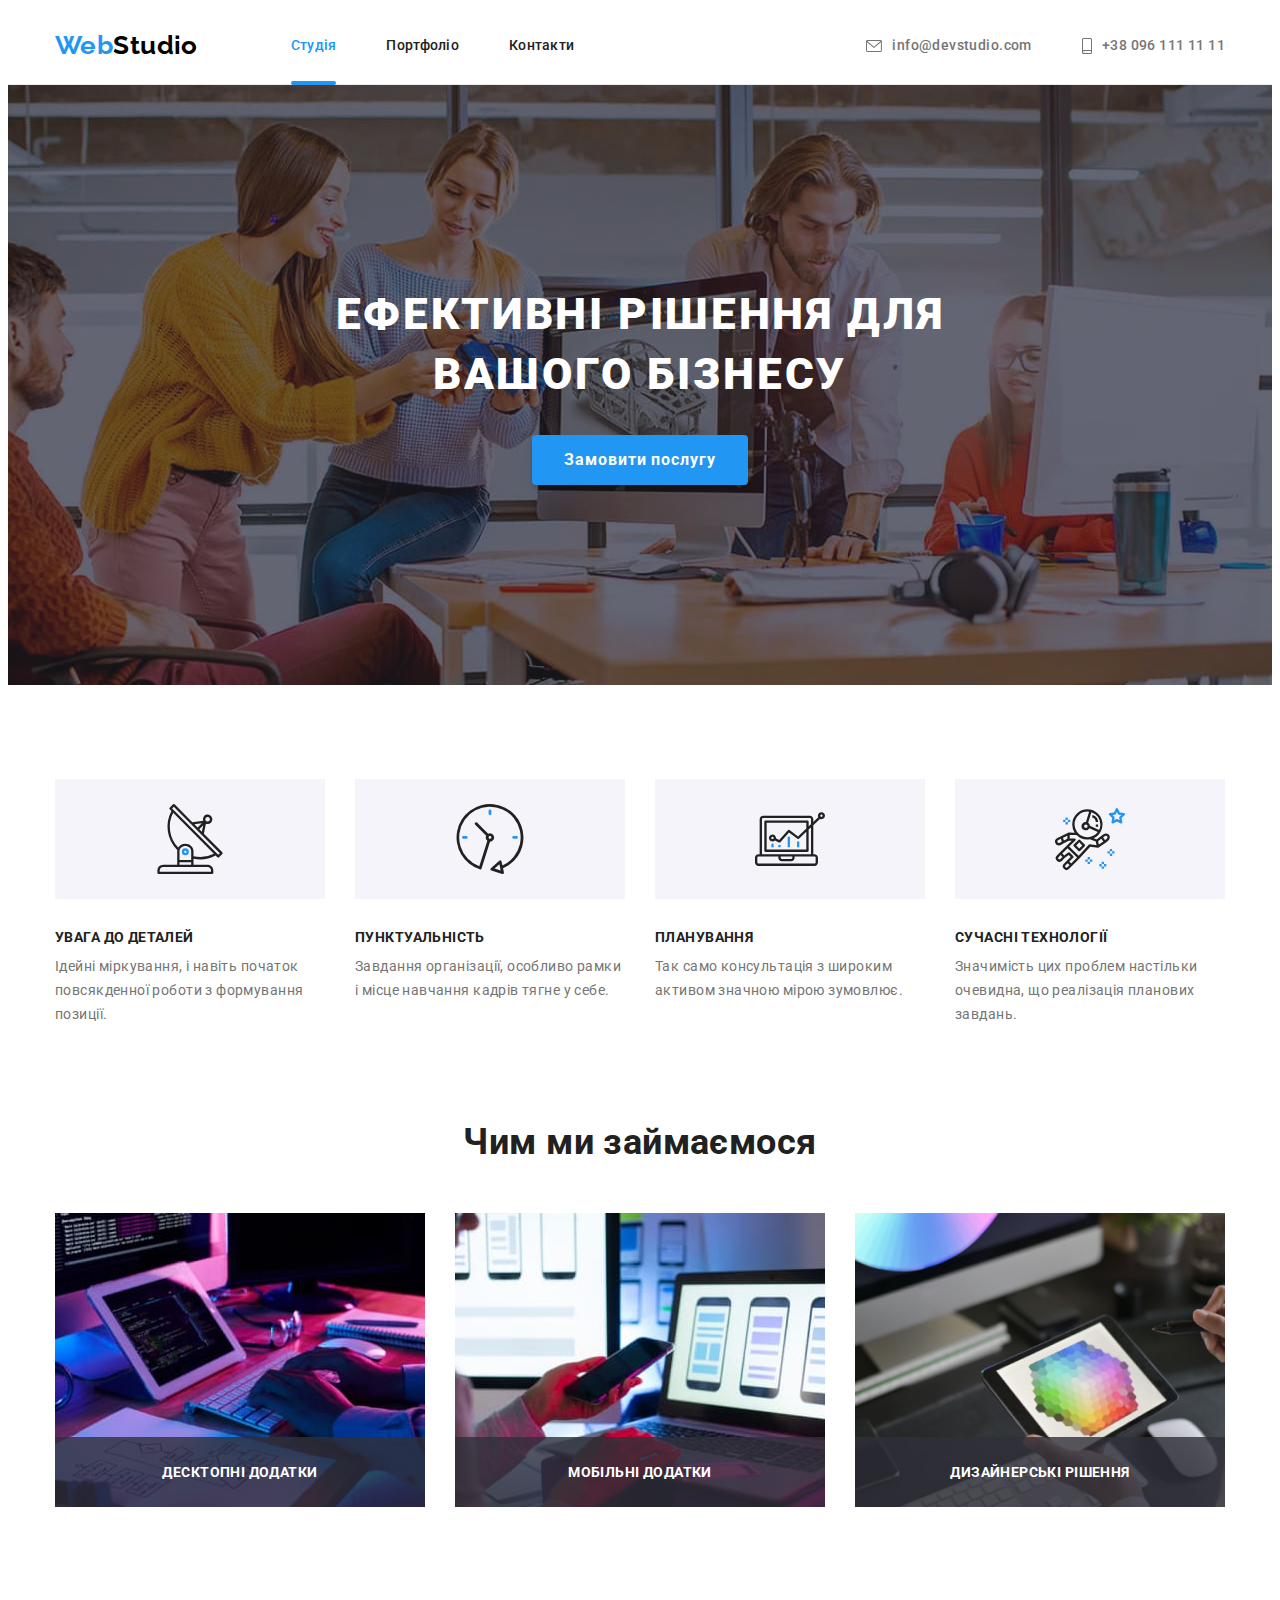
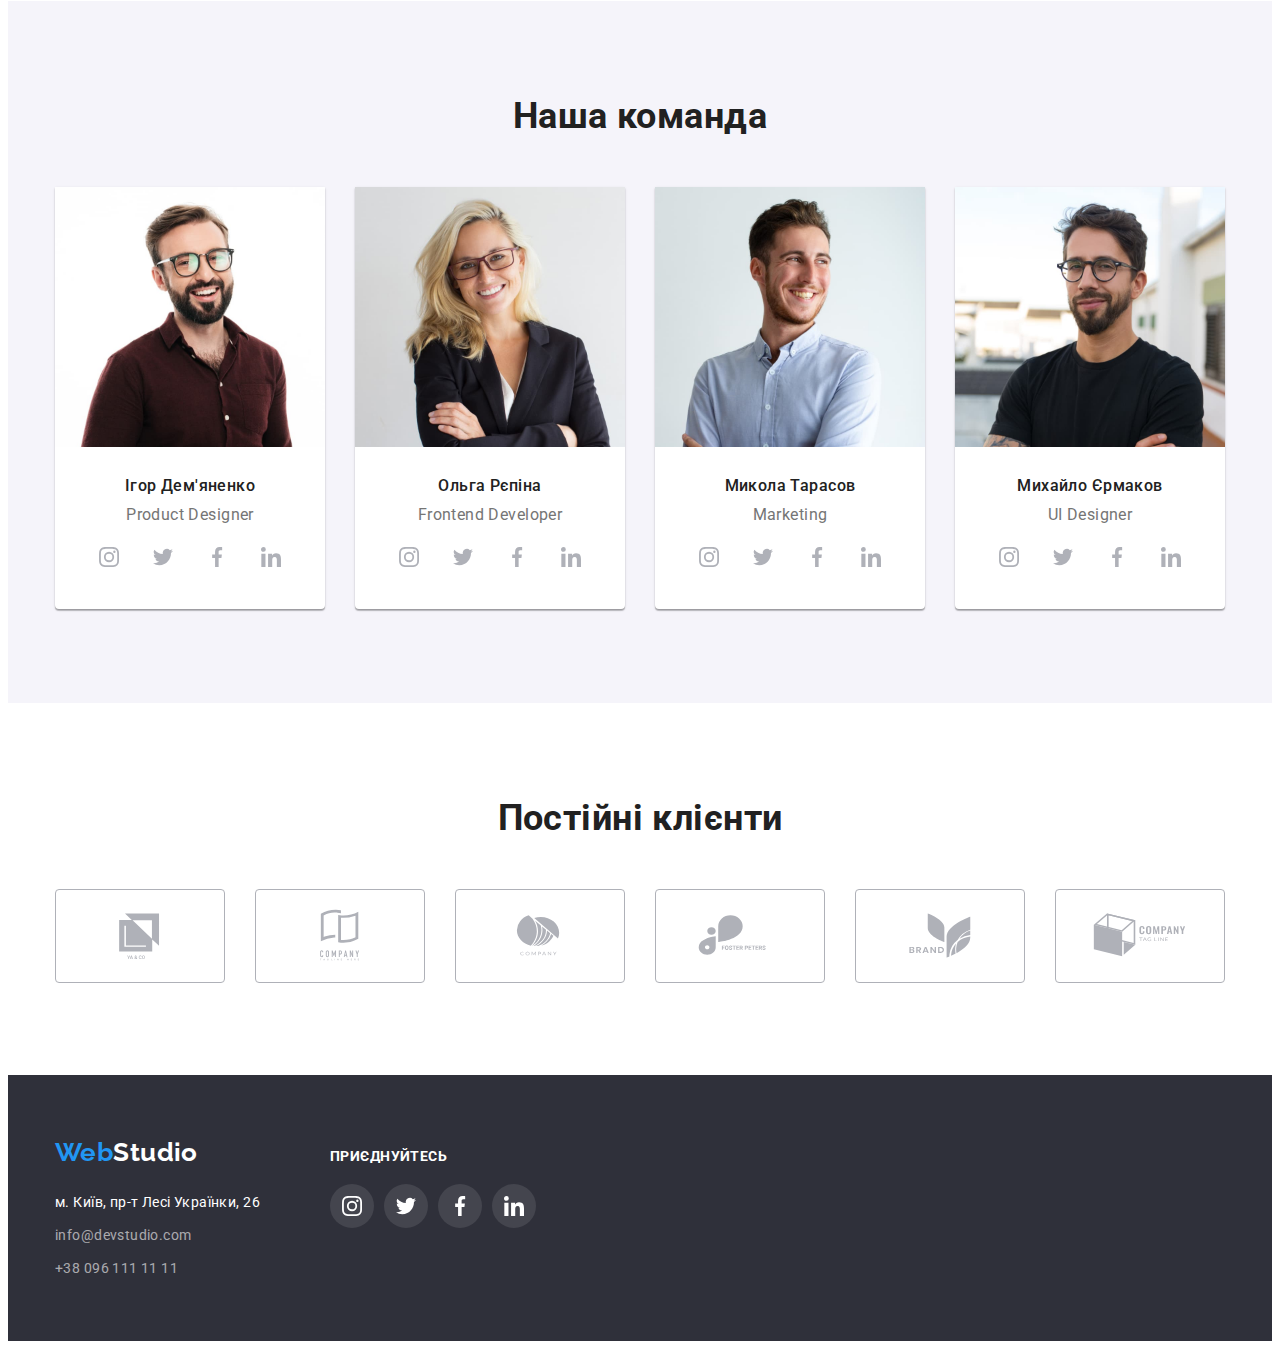
<file: index.html>
<!DOCTYPE html>
<html lang="uk">
  <head>
    <meta charset="UTF-8" />
    <meta http-equiv="X-UA-Compatible" content="IE=edge" />
    <meta name="viewport" content="width=device-width, initial-scale=1.0" />
    <title>Web Studio</title>
    <!-- Front -->
    <link rel="preconnect" href="https://fonts.googleapis.com">
    <link rel="preconnect" href="https://fonts.gstatic.com" crossorigin>
    <link href="https://fonts.googleapis.com/css2?family=Raleway:wght@700&family=Roboto:wght@400;500;700;900&display=swap" rel="stylesheet">
    <!-- Style -->
    <link rel="stylesheet" href="https://cdnjs.cloudflare.com/ajax/libs/modern-normalize/1.1.0/modern-normalize.min.css" integrity="sha512-wpPYUAdjBVSE4KJnH1VR1HeZfpl1ub8YT/NKx4PuQ5NmX2tKuGu6U/JRp5y+Y8XG2tV+wKQpNHVUX03MfMFn9Q==" crossorigin="anonymous" referrerpolicy="no-referrer" />
    <link rel="stylesheet" href="./css/style.css">
   
    
  <body>
    <header>
     <div class="contener">
      <div class="header-contener">
       <nav class="nav-contener">
         <a href="./index.html" class="logo logo-web"><span >Web</span><span class="logo-end">Studio</span> </a>
       
         <ul class="header-menu">
           <li><a class="main-links current" href="./index.html">Студія</a></li>
           <li><a class="main-links" href="./portfolio.html">Портфоліо</a></li>
           <li><a class="main-links" href="#">Контакти</a></li>
         </ul>
       </nav>
        
        <ul class="heade-contact">
         <li>
          <a class="contact-links" href="mailto:info@devstudio.com"> 
          <svg class="contact-links-icon" width="16" height="12">
            <use href="./images/icons.svg#icon-envelope"></use>
          </svg>info@devstudio.com</a></li>
         <li><a class="contact-links" href="tel:+380961111111">
          <svg class="contact-links-icon" width="10" height="16">
            <use href="./images/icons.svg#icon-smartphone "></use>
          </svg>
          +38 096 111 11 11</a></li>
        </ul>
        </div>
      </div>
      
    </header>

    <main>
      <section class="context-section section hero-section">
        <div class="contener">
          <div class="hero-contener">
         <h1 class="hero-title">Ефективні рішення для <br> вашого бізнесу</h1>
         <button class="hero-button" type="button" data-modal-open>Замовити послугу</button>
         </div>
        </div>
      </section>
      <section class="section benefits-section">
        <div class="contener">
         <h2 class="visually-hidden">Наші особливості</h2>
         <ul class="benefits">
           <li class="benefits-list">
            <div class="benefits-contener">
              <svg width="70" heigth="70">
                <use href="./images/icons.svg#icon-antenna"></use>
              </svg>
            </div>
             <h3 class="benefits-headline">УВАГА ДО ДЕТАЛЕЙ</h3> 
             <p>Ідейні міркування, і навіть початок повсякденної роботи з формування позиції.</p>
           </li>
           <li class="benefits-list">
            <div class="benefits-contener">
              <svg width="70" heigth="70">
                <use href="./images/icons.svg#icon-clock"></use>
              </svg>
            </div>
             <h3 class="benefits-headline">ПУНКТУАЛЬНІСТЬ</h3>
             <p>Завдання організації, особливо рамки і місце навчання кадрів тягне у себе.</p>
           </li>
           <li class="benefits-list">
            <div class="benefits-contener">
              <svg width="70" heigth="70">
                <use href="./images/icons.svg#icon-diagram"></use>
              </svg>
            </div>
             <h3 class="benefits-headline">ПЛАНУВАННЯ</h3>
             <p>Так само консультація з широким активом значною мірою зумовлює.</p>
           </li>
           <li class="benefits-list">
            <div class="benefits-contener">
              <svg width="70" heigth="70">
                <use href="./images/icons.svg#icon-astronaut"></use>
              </svg>
            </div>
             <h3 class="benefits-headline">СУЧАСНІ ТЕХНОЛОГІЇ</h3>
             <p>Значимість цих проблем настільки очевидна, що реалізація планових завдань.</p>
           </li>
         </ul>
        </div>
      </section>

      <section class="section">
         <div class="contener">
        
          <h2 class="inform-title">Чим ми займаємося</h2>
          <ul class="inform-list">
            <li class="inform-item"> <img src="./images/workcode.jpg" alt="Робоче місце з кодом на комп'ютері"    width="370" height="294">
              <div class="description-of-information">
                <h3 class="description-headline">Десктопні додатки</h3>
              </div>
            </li>
            <li class="inform-item"> <img src="./images/mobviews.jpg" alt="Робоче місце з розробкою для мобільного" width="370" height="294">
              <div class="description-of-information">
                <h3 class="description-headline">Мобільні додатки</h3>
              </div>
            </li>
            <li class="inform-item"><img src="./images/colors.jpg" alt=" Кольорова палітна на планшеті" width="370" height="294">
              <div class="description-of-information">
                <h3 class="description-headline">Дизайнерські рішення </h3>
              </div>
            </li>
          </ul>
        </div>
        
      </section>

      <section class="team-section section">
        <div class="contener">
        <h2 class="inform-title">Наша команда</h2>
        <ul class="team-list">
          <li class="team-item">
            <img src="./images/Igor.jpg" alt="Бородатий чолові з окулярами, в коричневій сорочці" width="270" height="260">
            <div class="team-contener">
             <h3 class="team">Ігор Дем'яненко</h3>
             <p class="job-title">Product Designer</p>
             <ul class="sosial-list">
              <li class="sosial-item">
                  <a href="#" class="sosial-links">
                    <svg width="20" height="20">
                      <use href="./images/icons.svg#icon-instagram"></use>
                    </svg>
                  </a>
              </li>
              <li class="sosial-item">
                  <a href="#" class="sosial-links">
                    <svg width="20" height="20">
                      <use href="./images/icons.svg#icon-twitter"></use>
                    </svg>
                  </a>
              </li>
              <li class="sosial-item">
                  <a href="#" class="sosial-links">
                    <svg width="20" height="20">
                      <use href="./images/icons.svg#icon-facebook"></use>
                    </svg>
                  </a>
              </li>
              <li class="sosial-item">
                  <a href="#" class="sosial-links">
                    <svg width="20" height="20">
                      <use href="./images/icons.svg#icon-linkedin"></use>
                    </svg>
                  </a>
              </li>
             </ul>
             </div>
           </li>
          <li class="team-item">
            <img src="./images/olga.jpg" alt="Болндинка в діловому одязі з окулярами" width="270" height="260">
            <div class="team-contener">
             <h3 class="team">Ольга Рєпіна</h3>
             <p class="job-title">Frontend Developer</p>
             <ul class="sosial-list">
              <li class="sosial-item">
                   <a href="#" class="sosial-links">
                    <svg width="20" height="20">
                      <use href="./images/icons.svg#icon-instagram"></use>
                    </svg>
                  </a>
              </li>
              <li class="sosial-item">
                  <a href="#" class="sosial-links">
                    <svg width="20" height="20">
                      <use href="./images/icons.svg#icon-twitter"></use>
                    </svg>
                  </a>
              </li>
              <li class="sosial-item">
                  <a href="#" class="sosial-links">
                    <svg width="20" height="20">
                      <use href="./images/icons.svg#icon-facebook"></use>
                    </svg>
                  </a>
              </li>
              <li class="sosial-item">
                  <a href="#" class="sosial-links">
                    <svg width="20" height="20">
                      <use href="./images/icons.svg#icon-linkedin"></use>
                    </svg>
                  </a>
              </li>
             </ul>
             </div>
          </li>
          <li class="team-item">
            <img src="./images/nikita.jpg" alt="Бородатий чолові з посмішкою, в білій сорочці" width="270" height="260">
             <div class="team-contener">
              <h3 class="team">Микола Тарасов</h3>
              <p class="job-title">Marketing</p>
              <ul class="sosial-list">
              <li class="sosial-item">
                  <a href="#" class="sosial-links">
                    <svg width="20" height="20">
                      <use href="./images/icons.svg#icon-instagram"></use>
                    </svg>
                  </a>
              </li>
              <li class="sosial-item">
                  <a href="#" class="sosial-links">
                    <svg width="20" height="20">
                      <use href="./images/icons.svg#icon-twitter"></use>
                    </svg>
                  </a>
              </li>
              <li class="sosial-item">
                  <a href="#" class="sosial-links">
                    <svg width="20" height="20">
                      <use href="./images/icons.svg#icon-facebook"></use>
                    </svg>
                  </a>
              </li>
              <li class="sosial-item">
                  <a href="#" class="sosial-links">
                    <svg width="20" height="20">
                      <use href="./images/icons.svg#icon-linkedin"></use>
                    </svg>
                  </a>
              </li>
             </ul>
              </div>
          </li>
          <li class="team-item">
            <img src="./images/muhailo.jpg" alt="Бородатий чолові з окулярами, в чорній футболці" width="270" height="260">
            <div class="team-contener">
             <h3 class="team">Михайло Єрмаков</h3>
             <p class="job-title">UI Designer</p>
             <ul class="sosial-list">
              <li class="sosial-item">
                  <a href="#" class="sosial-links">
                    <svg width="20" height="20">
                      <use href="./images/icons.svg#icon-instagram"></use>
                    </svg>
                  </a>
              </li>
              <li class="sosial-item">
                  <a href="#" class="sosial-links">
                    <svg width="20" height="20">
                      <use href="./images/icons.svg#icon-twitter"></use>
                    </svg>
                  </a>
              </li>
              <li class="sosial-item">
                  <a href="#" class="sosial-links">
                    <svg width="20" height="20">
                      <use href="./images/icons.svg#icon-facebook"></use>
                    </svg>
                  </a>
              </li>
              <li class="sosial-item">
                  <a href="#" class="sosial-links">
                    <svg width="20" height="20">
                      <use href="./images/icons.svg#icon-linkedin"></use>
                    </svg>
                  </a>
              </li>
             </ul>
            </div>
          </li>
          </ul>
          </div>
      </section>
      
      <section class="section">
      <div class="contener">
        <h2 class="inform-title">Постійні клієнти</h2>
        <ul class="client-list">
       <li class="client-item">
        <div class="client-contener"><a href="#" class="link-clien">
          <svg width="106" height="60" class="clien-icon">
            <use href="./images/icons.svg#icon-ya-co"></use>
          </svg>
        </a>
        </div>
        </li>
       <li class="client-item"> 
        <div class="client-contener">
        <a href="#" class="link-clien">
          <svg width="106" height="60" class="clien-icon">
            <use href="./images/icons.svg#icon-comp-union"></use>
          </svg>
        </a>
        </div>
       </li>
       <li class="client-item">
        <div class="client-contener">
         <a href="#" class="link-clien">
          <svg width="106" height="60" class="clien-icon">
            <use href="./images/icons.svg#icon-company"></use>
          </svg>
        </a>
        </div>
       </li>
       <li class="client-item">
        <div class="client-contener">
        <a href="#" class="link-clien">
          <svg width="106" height="60" class="clien-icon">
            <use href="./images/icons.svg#icon-foster"></use>
          </svg>
        </a>
        </div>
       </li>
       <li class="client-item">
        <div class="client-contener">
        <a href="#" class="link-clien">
          <svg width="106" height="60" class="clien-icon">
            <use href="./images/icons.svg#icon-brand-comp"></use>
          </svg>
        </a>
        </div>
       </li>
       <li class="client-item">
        <div class="client-contener">
        <a href="#" class="link-clien">
          <svg width="106" height="60" class="clien-icon">
            <use href="./images/icons.svg#icon-tag-line"></use>
          </svg>
        </a>
        </div>
       </li>
       </ul>
      </div>
        
      </section>
    </main>

    <footer class="context-section">
       <div class="contener footer-contener">
        <div class="footer-address-contener">
      <a href="./index.html" class="logo logo-web logo-footer"><span >Web</span><span class="logo-end">Studio</span> </a>
      <address>
        <ul class="address-list">
          <li class="address-item"><a class="contact-adress" href="https://goo.gl/maps/CPtrU1FHBa2aNyZL9" target="_blank" rel="noopener noreferrer nofollow">м. Київ, пр-т Лесі Українки, 26</a></li>
          <li class="address-item"><a class="contact" href="mailto:info@devstudio.com">info@devstudio.com</a></li>
          <li class="address-item"><a class=" contact" href="tel:+380961111111">+38 096 111 11 11</a></li>
        </ul>
      </address>
      </div>
      <div class="footer-sosial-contener">
      <h3 class="footer-headline">приєднуйтесь</h3>
       <ul class="footer-sosial-list">
          <li class="footer-sosial-item">
               <a href="#" class="footer-sosial-links">
                  <svg width="20" height="20">
                      <use href="./images/icons.svg#icon-instagram"></use>
                    </svg>
                </a>
            </li>
            <li class="footer-sosial-item">
                  <a href="#" class="footer-sosial-links">
                    <svg width="20" height="20">
                      <use href="./images/icons.svg#icon-twitter"></use>
                    </svg>
                  </a>
              </li>
              <li class="footer-sosial-item">
                  <a href="#" class="footer-sosial-links">
                    <svg width="20" height="20">
                      <use href="./images/icons.svg#icon-facebook"></use>
                    </svg>
                  </a>
              </li>
              <li class="footer-sosial-item">
                  <a href="#" class="footer-sosial-links">
                    <svg width="20" height="20">
                      <use href="./images/icons.svg#icon-linkedin"></use>
                    </svg>
                  </a>
              </li>
       </ul>
      </div>
      </div>
    </footer>

    <div class="backdrop is-hidden"   data-modal>
      <div class="modal" >
      <button type="button" class="close-button" data-modal-close>
        <svg width="11" height="11" >
          <use href="./images/icons.svg#icon-Vector"></use>
        </svg>
      </button>
      </div>
    </div>
    <script src="./js/modal.js"></script>
    
  </body>
</html>
</file>
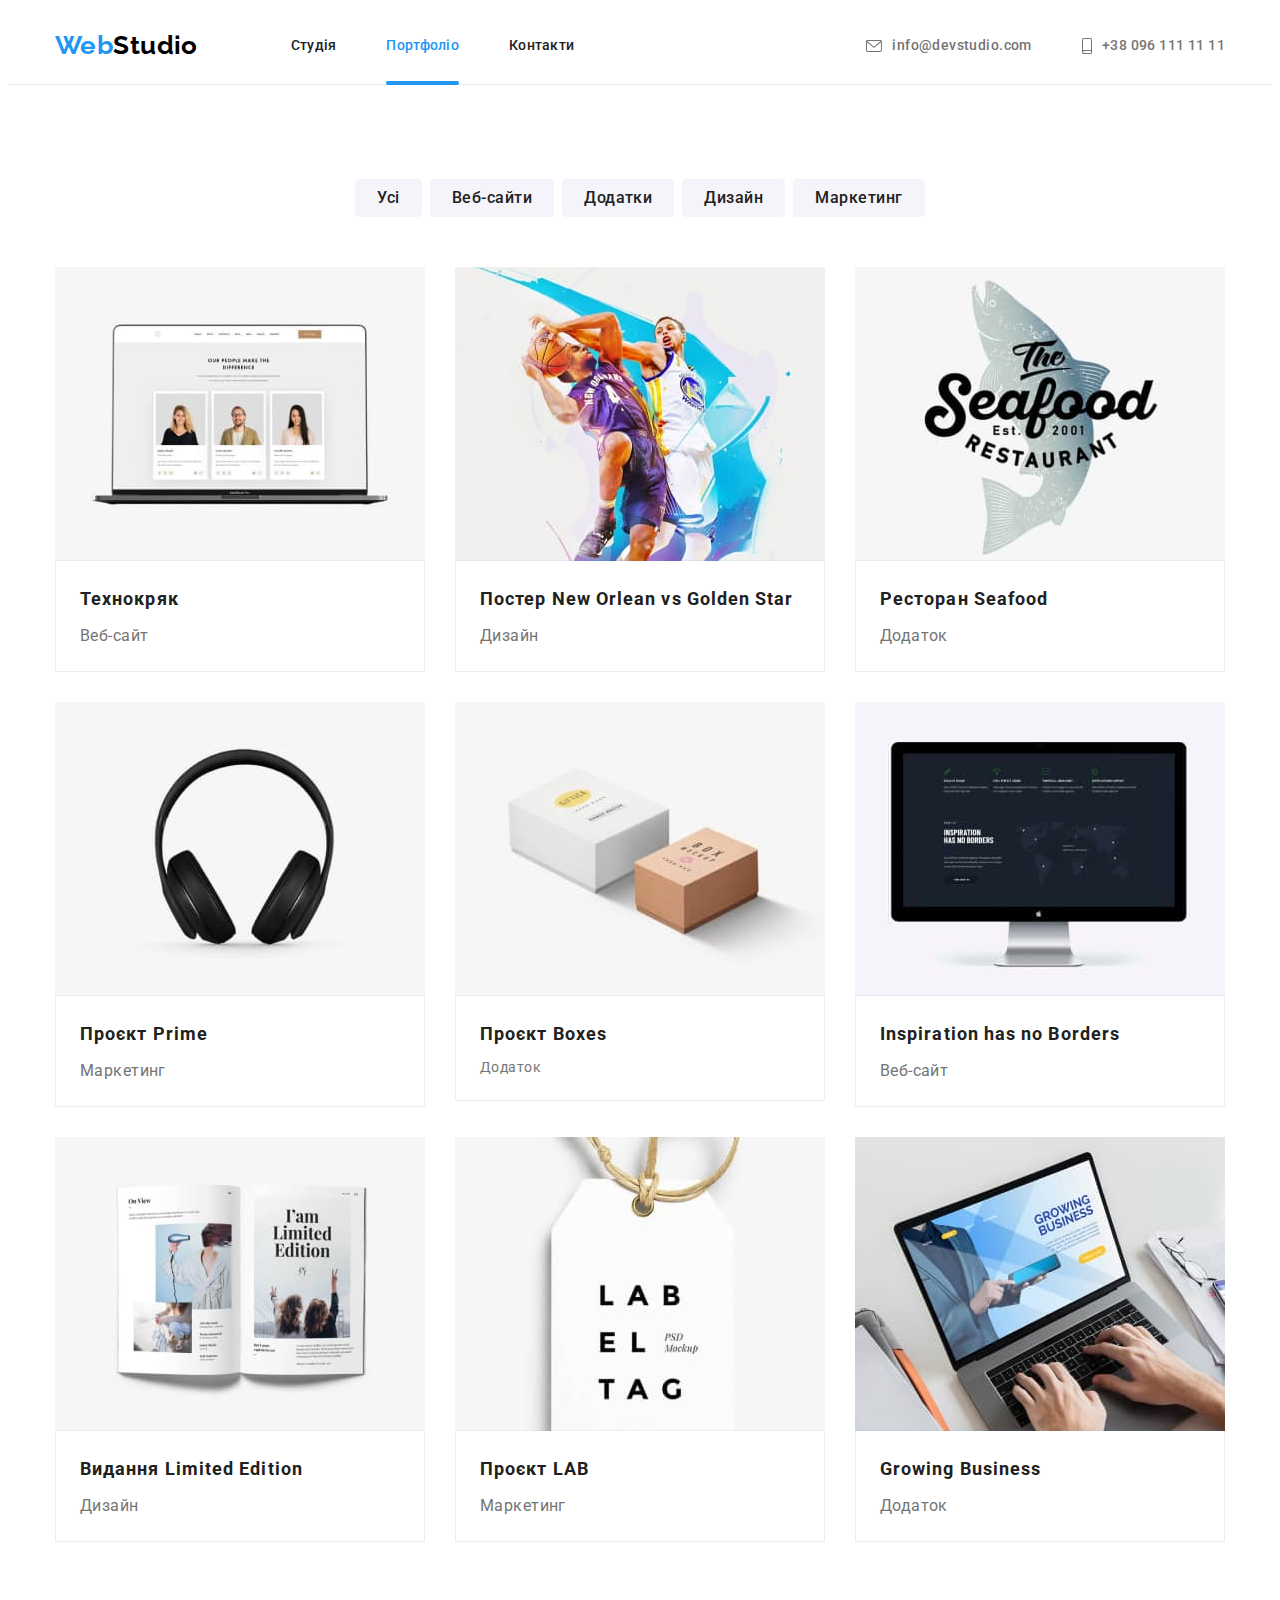
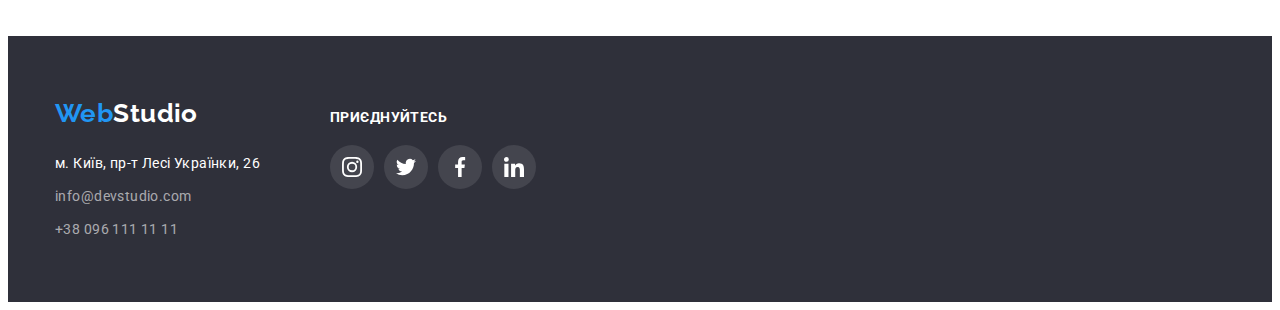
<file: portfolio.html>
<!DOCTYPE html>
<html lang="uk">
  <head>
    <meta charset="UTF-8" />
    <meta http-equiv="X-UA-Compatible" content="IE=edge" />
    <meta name="viewport" content="width=device-width, initial-scale=1.0" />
    <title>Portfolio</title>
    <!-- Front -->
    <link rel="preconnect" href="https://fonts.googleapis.com" />
    <link rel="preconnect" href="https://fonts.gstatic.com" crossorigin />
    <link
      href="https://fonts.googleapis.com/css2?family=Raleway:wght@700&family=Roboto:wght@400;500;700;900&display=swap"
      rel="stylesheet"
    />
    <!-- Style -->
    <link
      rel="stylesheet"
      href="https://cdnjs.cloudflare.com/ajax/libs/modern-normalize/1.1.0/modern-normalize.min.css"
      integrity="sha512-wpPYUAdjBVSE4KJnH1VR1HeZfpl1ub8YT/NKx4PuQ5NmX2tKuGu6U/JRp5y+Y8XG2tV+wKQpNHVUX03MfMFn9Q=="
      crossorigin="anonymous"
      referrerpolicy="no-referrer"
    />
    <link rel="stylesheet" href="./css/style.css" />
  </head>
  <body>
    <header>
      <div class="contener">
        <div class="header-contener">
          <nav class="nav-contener">
            <a href="./index.html" class="logo logo-web"
              ><span>Web</span><span class="logo-end">Studio</span>
            </a>

            <ul class="header-menu">
              <li>
                <a class="main-links" href="./index.html">Студія</a>
              </li>
              <li>
                <a class="main-links current" href="./portfolio.html"
                  >Портфоліо</a
                >
              </li>
              <li><a class="main-links" href="#">Контакти</a></li>
            </ul>
          </nav>

          <ul class="heade-contact">
            <li>
              <a class="contact-links" href="mailto:info@devstudio.com">
                <svg class="contact-links-icon" width="16" height="12">
                  <use href="./images/icons.svg#icon-envelope"></use>
                </svg>
                info@devstudio.com</a
              >
            </li>
            <li>
              <a class="contact-links" href="tel:+380961111111">
                <svg class="contact-links-icon" width="10" height="16">
                  <use href="./images/icons.svg#icon-smartphone "></use>
                </svg>
                +38 096 111 11 11</a
              >
            </li>
          </ul>
        </div>
      </div>
    </header>

    <main>
      <section class="section">
        <div class="contener">
          <h1 class="visually-hidden">Портфоліо</h1>
          <ul class="portfolio-button">
            <li><button class="button" type="button">Усі</button></li>
            <li><button class="button" type="button">Веб-сайти</button></li>
            <li><button class="button" type="button">Додатки</button></li>
            <li><button class="button" type="button">Дизайн</button></li>
            <li><button class="button" type="button">Маркетинг</button></li>
          </ul>

          <ul class="title-list">
            <li class="title-item">
              <a href="#" class="title-link">
                <div class="description-contener">
                  <div class="description-title">
                    <p>
                      Ресурс пропонує комплексні пропозиції з різним рівнем
                      функціоналу та сервісів. Все це дозволить відвідувачу
                      отримати вичерпні відомості про компанію чи приватну
                      особу.
                    </p>
                  </div>
                  <img
                    src="./images/desktop.jpg"
                    alt="Ноутбут з відкритою веб-сторінкою"
                    width="370"
                    height="294"
                  />
                </div>
                <div class="title-contener">
                  <h3 class="title-project">Технокряк</h3>
                  <p class="title-navigation">Веб-сайт</p>
                </div>
              </a>
            </li>
            <li class="title-item">
              <a href="#" class="title-link">
                <div class="description-contener">
                  <div class="description-title">
                    <p>
                      Ресурс пропонує комплексні пропозиції з різним рівнем
                      функціоналу та сервісів. Все це дозволить відвідувачу
                      отримати вичерпні відомості про компанію чи приватну
                      особу.
                    </p>
                  </div>
                  <img
                    src="./images/backetball.jpg"
                    alt="Двоє баскетбольних гравців з м'ячем"
                    width="370"
                    height="294"
                  />
                </div>
                <div class="title-contener">
                  <h3 class="title-project">
                    Постер New Orlean vs Golden Star
                  </h3>
                  <p class="title-navigation">Дизайн</p>
                </div>
              </a>
            </li>
            <li class="title-item">
              <a href="#" class="title-link">
                <div class="description-contener">
                  <div class="description-title">
                    <p>
                      Ресурс пропонує комплексні пропозиції з різним рівнем
                      функціоналу та сервісів. Все це дозволить відвідувачу
                      отримати вичерпні відомості про компанію чи приватну
                      особу.
                    </p>
                  </div>
                  <img
                    src="./images/restoran.jpg"
                    alt="Назва морського ресторану на фоні риби"
                    width="370"
                    height="294"
                  />
                </div>
                <div class="title-contener">
                  <h3 class="title-project">Ресторан Seafood</h3>
                  <p class="title-navigation">Додаток</p>
                </div>
              </a>
            </li>
            <li class="title-item">
              <a href="#" class="title-link">
                <div class="description-contener">
                  <div class="description-title">
                    <p>
                      Ресурс пропонує комплексні пропозиції з різним рівнем
                      функціоналу та сервісів. Все це дозволить відвідувачу
                      отримати вичерпні відомості про компанію чи приватну
                      особу.
                    </p>
                  </div>
                  <img
                    src="./images/headphone.jpg"
                    alt="Чорні, великі навушники"
                    width="370"
                    height="294"
                  />
                </div>
                <div class="title-contener">
                  <h3 class="title-project">Проєкт Prime</h3>
                  <p class="title-navigation">Маркетинг</p>
                </div>
              </a>
            </li>
            <li class="title-item">
              <a href="#" class="title-link">
                <div class="description-contener">
                  <div class="description-title">
                    <p>
                      Ресурс пропонує комплексні пропозиції з різним рівнем
                      функціоналу та сервісів. Все це дозволить відвідувачу
                      отримати вичерпні відомості про компанію чи приватну
                      особу.
                    </p>
                  </div>
                  <img
                    src="./images/boxes.jpg"
                    alt="Дві кробки різного кольору й розміру"
                    width="370"
                    height="294"
                  />
                </div>
                <div class="title-contener">
                  <h3 class="title-project">Проєкт Boxes</h3>
                  <p>Додаток</p>
                </div>
              </a>
            </li>
            <li class="title-item">
              <a href="#" class="title-link">
                <div class="description-contener">
                  <div class="description-title">
                    <p>
                      Ресурс пропонує комплексні пропозиції з різним рівнем
                      функціоналу та сервісів. Все це дозволить відвідувачу
                      отримати вичерпні відомості про компанію чи приватну
                      особу.
                    </p>
                  </div>
                  <img
                    src="./images/pc.jpg"
                    alt="Увімкнений монітор з сайтом"
                    width="370"
                    height="294"
                  />
                </div>
                <div class="title-contener">
                  <h3 class="title-project">Inspiration has no Borders</h3>
                  <p class="title-navigation">Веб-сайт</p>
                </div>
              </a>
            </li>
            <li class="title-item">
              <a href="#" class="title-link">
                <div class="description-contener">
                  <div class="description-title">
                    <p>
                      Ресурс пропонує комплексні пропозиції з різним рівнем
                      функціоналу та сервісів. Все це дозволить відвідувачу
                      отримати вичерпні відомості про компанію чи приватну
                      особу.
                    </p>
                  </div>
                  <img
                    src="./images/book.jpg"
                    alt="Вікритий журнал із статтею"
                    width="370"
                    height="294"
                  />
                </div>
                <div class="title-contener">
                  <h3 class="title-project">Видання Limited Edition</h3>
                  <p class="title-navigation">Дизайн</p>
                </div>
              </a>
            </li>
            <li class="title-item">
              <a href="#" class="title-link">
                <div class="description-contener">
                  <div class="description-title">
                    <p>
                      Ресурс пропонує комплексні пропозиції з різним рівнем
                      функціоналу та сервісів. Все це дозволить відвідувачу
                      отримати вичерпні відомості про компанію чи приватну
                      особу.
                    </p>
                  </div>
                  <img
                    src="./images/lable.jpg"
                    alt="Бірка з назвою проекту"
                    width="370"
                    height="294"
                  />
                </div>
                <div class="title-contener">
                  <h3 class="title-project">Проєкт LAB</h3>
                  <p class="title-navigation">Маркетинг</p>
                </div>
              </a>
            </li>
            <li class="title-item">
              <a href="#" class="title-link">
                <div class="description-contener">
                  <div class="description-title">
                    <p>
                      Ресурс пропонує комплексні пропозиції з різним рівнем
                      функціоналу та сервісів. Все це дозволить відвідувачу
                      отримати вичерпні відомості про компанію чи приватну
                      особу.
                    </p>
                  </div>
                  <img
                    src="./images/notebook.jpg"
                    alt="Робота за ноутбуком над бізнесом"
                    width="370"
                    height="294"
                  />
                </div>
                <div class="title-contener">
                  <h3 class="title-project">Growing Business</h3>
                  <p class="title-navigation">Додаток</p>
                </div>
              </a>
            </li>
          </ul>
        </div>
      </section>
    </main>

    <footer class="context-section">
      <div class="contener footer-contener">
        <div class="footer-address-contener">
          <a href="./index.html" class="logo logo-web logo-footer"
            ><span>Web</span><span class="logo-end">Studio</span>
          </a>
          <address>
            <ul class="address-list">
              <li class="address-item">
                <a
                  class="contact-adress"
                  href="https://goo.gl/maps/CPtrU1FHBa2aNyZL9"
                  target="_blank"
                  rel="noopener noreferrer nofollow"
                  >м. Київ, пр-т Лесі Українки, 26</a
                >
              </li>
              <li class="address-item">
                <a class="contact" href="mailto:info@devstudio.com"
                  >info@devstudio.com</a
                >
              </li>
              <li class="address-item">
                <a class="contact" href="tel:+380961111111"
                  >+38 096 111 11 11</a
                >
              </li>
            </ul>
          </address>
        </div>
        <div class="footer-sosial-contener">
          <h3 class="footer-headline">приєднуйтесь</h3>
          <ul class="footer-sosial-list">
            <li class="footer-sosial-item">
              <a href="#" class="footer-sosial-links">
                <svg width="20" height="20">
                  <use href="./images/icons.svg#icon-instagram"></use>
                </svg>
              </a>
            </li>
            <li class="footer-sosial-item">
              <a href="#" class="footer-sosial-links">
                <svg width="20" height="20">
                  <use href="./images/icons.svg#icon-twitter"></use>
                </svg>
              </a>
            </li>
            <li class="footer-sosial-item">
              <a href="#" class="footer-sosial-links">
                <svg width="20" height="20">
                  <use href="./images/icons.svg#icon-facebook"></use>
                </svg>
              </a>
            </li>
            <li class="footer-sosial-item">
              <a href="#" class="footer-sosial-links">
                <svg width="20" height="20">
                  <use href="./images/icons.svg#icon-linkedin"></use>
                </svg>
              </a>
            </li>
          </ul>
        </div>
      </div>
    </footer>
  </body>
</html>
</file>
<file: css/style.css>
* {
  box-sizing: border-box;
}
:root {
  --title-color: #212121;
  --text-color: #757575;
  --accent-color: white;
  --icon-color: #afb1b8;
  --press-color: #188ce8;
  --active-color: #2196f3;

  --background-section: #2f303a;
  --secondary-backgroun: #f5f4fa;
  --background-hero: #c4c4c4;

  --border-color: #ececec;
  --second-border-color: #eeeeee;
}

/* Ресет */
/* Стили для обнуления верхних отступов у элементов */
h1,
h2,
h3,
h4,
h5,
h6,
p {
  margin-top: 0;
  margin-bottom: 0;
}
/* Класс для обнуления базовых свойств у списков (ul) */
.list {
  list-style: none;
  padding-left: 0;
  margin: 0;
}
/* Класс для обнуления базовых свойств у ссылок */
.link {
  text-decoration: none;
  color: inherit;
}
/* Свойства для корректного отображения картинок */
img {
  display: block;
  max-width: 100%;
  height: auto;
}
/* Свойства для обнуления курсива у address */
address {
  font-style: normal;
}

ul {
  list-style-type: none;
  padding-left: 0;
  margin: 0;
}
a {
  text-decoration: none;
}
nav > ul {
  letter-spacing: 0.02em;
}
body {
  font-family: 'Roboto', sans-serif;
  font-size: 14px;
  line-height: 1.714;
  color: var(--text-color);
  letter-spacing: 0.03em;
  background-color: var(--accent-color);
}
.visually-hidden {
  clip: rect(0 0 0 0);
  clip-path: inset(50%);
  height: 1px;
  overflow: hidden;
  position: absolute;
  white-space: nowrap;
  width: 1px;
}
.section {
  padding: 94px 0;
}
.contener {
  width: 1200px;
  padding: 0 15px;
  margin: 0 auto;
}

/* Header */
header {
  background-color: var(--accent-color);
  border-bottom: 1px solid var(--border-color);
}
.header-contener {
  display: flex;
  justify-content: space-between;
}
.logo {
  font-family: 'Raleway', sans-serif;
  font-weight: 700;
  font-size: 26px;
  line-height: 1.1907;
}
.logo-web {
  color: var(--active-color);
  font-size: 26px;
  line-height: 1.383;
}
.logo-end {
  color: #000;
}
.context-section .logo-end {
  color: var(--accent-color);
}
.nav-contener {
  display: flex;
  justify-content: space-between;
  align-items: center;
  gap: 93px;
}
.header-menu {
  display: flex;
  gap: 50px;
  padding-inline-start: 0;
}
.heade-contact {
  display: flex;
  justify-content: flex-end;
  gap: 50px;
}
.main-links {
  display: block;
  position: relative;
  padding: 30px 0;
  font-size: 14px;
  line-height: 1.14;
  font-weight: 500;
  text-decoration: none;
  color: var(--title-color);
  transition: color 250ms cubic-bezier(0.4, 0, 0.2, 1);
}
.main-links.current {
  color: var(--active-color);
}
.main-links.current::after {
  content: '';
  position: absolute;
  width: 100%;
  bottom: -1px;
  left: 0;
  height: 4px;
  background-color: var(--active-color);
  border-radius: 2px;
}
.main-links:hover,
.main-links:focus {
  color: var(--active-color);
}
.contact-links {
  display: flex;
  align-items: center;
  padding: 30px 0;
  color: var(--text-color);
  font-size: 14px;
  line-height: 1.14;
  font-weight: 500;
  text-decoration: none;
  transition: color 250ms cubic-bezier(0.4, 0, 0.2, 1);
}
.contact-links:hover,
.contact-links:focus {
  color: var(--active-color);
}
.contact-links-icon {
  fill: currentColor;
  margin-right: 10px;
}
.contact {
  font-style: normal;
  color: rgba(255, 255, 255, 0.6);
  transition: color 250ms cubic-bezier(0.4, 0, 0.2, 1);
}
.contact:hover,
.contact:focus {
  color: var(--active-color);
}

.contact-adress {
  color: var(--accent-color);
  font-style: normal;
  transition: color, 250ms cubic-bezier(0.4, 0, 0.2, 1);
}
.contact-adress:hover,
.contact-adress:focus {
  color: color var(--active-color);
}

.context-section {
  background-color: var(--background-section);
}

/* Hero section */
.hero-section {
  max-width: 1600px;
  margin: auto;
  padding: 200px 0;
  background-image: linear-gradient(
      to right,
      rgba(47, 48, 58, 0.4),
      rgba(47, 48, 58, 0.4)
    ),
    url(../images/background-team.jpg);
  background-color: var(--background-hero);
  background-position: center;
  background-repeat: no-repeat;
  background-size: cover;
}
.hero-title {
  margin-bottom: 30px;
  color: var(--accent-color);
  font-size: 44px;
  line-height: 1.363;
  font-weight: 900;
  text-align: center;
  text-transform: uppercase;
  letter-spacing: 0.06em;
}
.button {
  padding: 6px 22px;
  color: var(--title-color);
  background-color: var(--secondary-backgroun);
  font-weight: 500;
  font-size: 16px;
  line-height: 1.625;
  text-align: center;
  font-family: inherit;
  cursor: pointer;
  border-style: none;
  border-radius: 4px;
  letter-spacing: 0.03em;
  transition: background-color, box-shadow, color,
    250ms cubic-bezier(0.4, 0, 0.2, 1);
}
.button:hover,
.button:focus {
  background-color: var(--active-color);
  color: var(--accent-color);
  box-shadow: 0px 3px 1px rgba(0, 0, 0, 0.1), 0px 1px 2px rgba(0, 0, 0, 0.08),
    0px 2px 2px rgba(0, 0, 0, 0.12);
}
.hero-contener {
  text-align: center;
}
.hero-button {
  padding: 10px 32px;
  background-color: var(--active-color);
  color: var(--accent-color);
  font-weight: 700;
  font-size: 16px;
  line-height: 1.875;
  box-shadow: 0px 4px 4px rgba(0, 0, 0, 0.15);
  border-radius: 4px;
  border-style: none;
  font-family: inherit;
  cursor: pointer;
  letter-spacing: 0.06em;

  transition: background-color, 250ms cubic-bezier(0.4, 0, 0.2, 1);
}
.hero-button:hover,
.hero-button:focus {
  background-color: var(--press-color);
}

/* Benefits */
.benefits-section {
  padding-bottom: 0px;
}
.benefits {
  display: flex;
  gap: 30px;
}
.benefits-list {
  flex-basis: calc((100% - 60px) / 4);
}
.benefits-contener {
  display: flex;
  justify-content: center;
  width: 270px;
  height: 120px;
  margin-bottom: 30px;
  background-color: var(--secondary-backgroun);
}
.benefits-headline {
  margin-bottom: 10px;
  font-size: 14px;
  line-height: 1.152;
  color: var(--title-color);
}
/* Inform */

.inform-title {
  margin-bottom: 50px;
  color: var(--title-color);
  font-size: 36px;
  font-weight: 700;
  line-height: 1.1719;
  text-align: center;
}
.inform-list {
  display: flex;
  gap: 30px;
}
.inform-item {
  position: relative;
}
.description-of-information {
  display: flex;
  justify-content: center;
  align-items: center;
  position: absolute;
  bottom: 0;
  left: 0;
  width: 100%;
  height: 70px;
  background-color: rgba(47, 48, 58, 0.8);
}
.description-headline {
  color: var(--accent-color);
  text-transform: uppercase;
  text-align: center;
  font-size: 14px;
  line-height: 1.142;
}

/* Team */
.team-section {
  background-color: var(--secondary-backgroun);
}
.team-list {
  display: flex;
  gap: 30px;
}
.team-item {
  background-color: var(--accent-color);
  box-shadow: 0px 1px 3px rgba(0, 0, 0, 0.12), 0px 1px 1px rgba(0, 0, 0, 0.14),
    0px 2px 1px rgba(0, 0, 0, 0.2);
  border-radius: 0px 0px 4px 4px;
}
.team-contener {
  padding: 30px 0 30px;
}
.team {
  margin-bottom: 10px;
  color: var(--title-color);
  font-weight: 500;
  font-size: 16px;
  line-height: 1.1719;
  text-align: center;
}

.job-title {
  margin-bottom: 10px;
  font-size: 16px;
  line-height: 1.1719;
  text-align: center;
  font-style: normal;
}
.sosial-list {
  display: flex;
  justify-content: center;
  gap: 10px;
}
.sosial-links {
  display: flex;
  justify-content: center;
  align-items: center;
  width: 44px;
  height: 44px;
  fill: var(--icon-color);
  border-radius: 50%;
  transition: background-color, fill, 250ms cubic-bezier(0.4, 0, 0.2, 1);
}
.sosial-links:hover,
.sosial-links:focus {
  fill: var(--accent-color);
  background-color: var(--active-color);
}

/* Portfolio */
.portfolio-button {
  display: flex;
  justify-content: center;
  gap: 8px;
  margin-bottom: 50px;
  margin-top: 0;
}
.title-list {
  display: flex;
  gap: 30px;
  flex-wrap: wrap;
}
.title-item {
  flex-basis: calc((100% - 60px) / 3);
}
.title-link {
  display: block;
  color: var(--text-color);

  transition: box-shadow 250ms cubic-bezier(0.4, 0, 0.2, 1);
}
.title-link:hover,
.title-link:focus {
  box-shadow: 0px 1px 1px rgba(0, 0, 0, 0.12), 0px 4px 4px rgba(0, 0, 0, 0.06),
    1px 4px 6px rgba(0, 0, 0, 0.16);
}
.description-contener {
  position: relative;
  overflow: hidden;
}
.description-title {
  display: flex;
  justify-content: center;
  align-items: center;
  position: absolute;
  bottom: 0;
  left: 0;
  width: 100%;
  padding: 63px 24px;
  background-color: rgba(33, 150, 243, 0.9);
  color: var(--accent-color);
  line-height: 1.555;
  font-size: 18px;
  transform: translateY(100%);
  transition: transform 250ms cubic-bezier(0.4, 0, 0.2, 1);
}
.title-link:hover .description-title {
  transform: translateY(0);
  height: 294px;
}
.title-contener {
  padding: 20px 24px;
  border-left: 1px solid var(--second-border-color);
  border-right: 1px solid var(--second-border-color);
  border-bottom: 1px solid var(--second-border-color);
}
.title-project {
  margin-bottom: 4px;
  color: var(--title-color);
  font-weight: 700;
  font-size: 18px;
  line-height: 2;
  letter-spacing: 0.06em;
}
.title-navigation {
  margin: 0;
  font-size: 16px;
  line-height: 1.875;
}

/* Client */
.client-list {
  display: flex;
  gap: 30px;
  justify-content: center;
}
.client-item {
  width: 170px;
  height: 92px;
}
.client-contener {
  width: 100%;
  height: 100%;
}
.link-clien {
  display: flex;
  padding: 16px 32px;
  fill: var(--icon-color);
  border-radius: 4px;
  border: 1px solid var(--icon-color);
  transition: border, fill, 250ms cubic-bezier(0.4, 0, 0.2, 1);
}
.link-clien:hover,
.link-clien:focus {
  fill: var(--active-color);
  border: 1px solid var(--active-color);
}

/* Footer */
.footer-contener {
  display: flex;
  gap: 70px;
  align-items: baseline;
  padding: 60px 15px;
}
.logo-footer {
  display: block;
  margin-bottom: 20px;
}
.address-list {
  margin: 0;
}
.address-item:not(:last-child) {
  margin-bottom: 9px;
}
.footer-sosial-contener {
  display: flex;
  flex-direction: column;
}
.footer-headline {
  margin-bottom: 20px;
  text-transform: uppercase;
  font-size: 14px;
  line-height: 1.142;
  color: var(--accent-color);
}
.footer-sosial-list {
  display: flex;
  gap: 10px;
}
.footer-sosial-links {
  display: flex;
  justify-content: center;
  align-items: center;
  width: 44px;
  height: 44px;
  fill: var(--accent-color);
  background-color: rgba(255, 255, 255, 0.1);
  border-radius: 50%;
  transition: background-color, fill, 250ms cubic-bezier(0.4, 0, 0.2, 1);
}
.footer-sosial-links:hover,
.footer-sosial-links:focus {
  fill: var(--accent-color);
  background-color: var(--active-color);
}

/* Modal */
.backdrop {
  position: fixed;
  top: 0;
  left: 0;
  width: 100%;
  height: 100%;
  background-color: rgba(0, 0, 0, 0.2);
  opacity: 1;

  transition: opacity 250ms cubic-bezier(0.4, 0, 0.2, 1);
}
.is-hidden {
  opacity: 0;
  pointer-events: none;
}
.modal {
  position: absolute;
  top: 50%;
  left: 50%;
  padding-top: 8px;
  padding-right: 8px;
  width: 100%;
  max-width: 528px;
  height: 100%;
  max-height: 581px;
  box-shadow: 0px 1px 3px rgba(0, 0, 0, 0.12), 0px 1px 1px rgba(0, 0, 0, 0.14),
    0px 2px 1px rgba(0, 0, 0, 0.2);
  border-radius: 4px;
  background-color: var(--accent-color);
  transform: translate(-50%, -50%) scale(1);
  transition: transform 250ms cubic-bezier(0.4, 0, 0.2, 1);
}
.backdrop.is-hidden .modal {
  transform: translate(-100%, -50%) scale(0.75) rotate(-5deg);
}

.close-button {
  display: flex;
  justify-content: center;
  align-items: center;
  position: absolute;
  top: 8px;
  right: 8px;
  width: 30px;
  height: 30px;
  cursor: pointer;
  background-color: var(--accent-color);
  border-radius: 50%;
  border: 1px solid rgba(0, 0, 0, 0.1);
}
</file>
